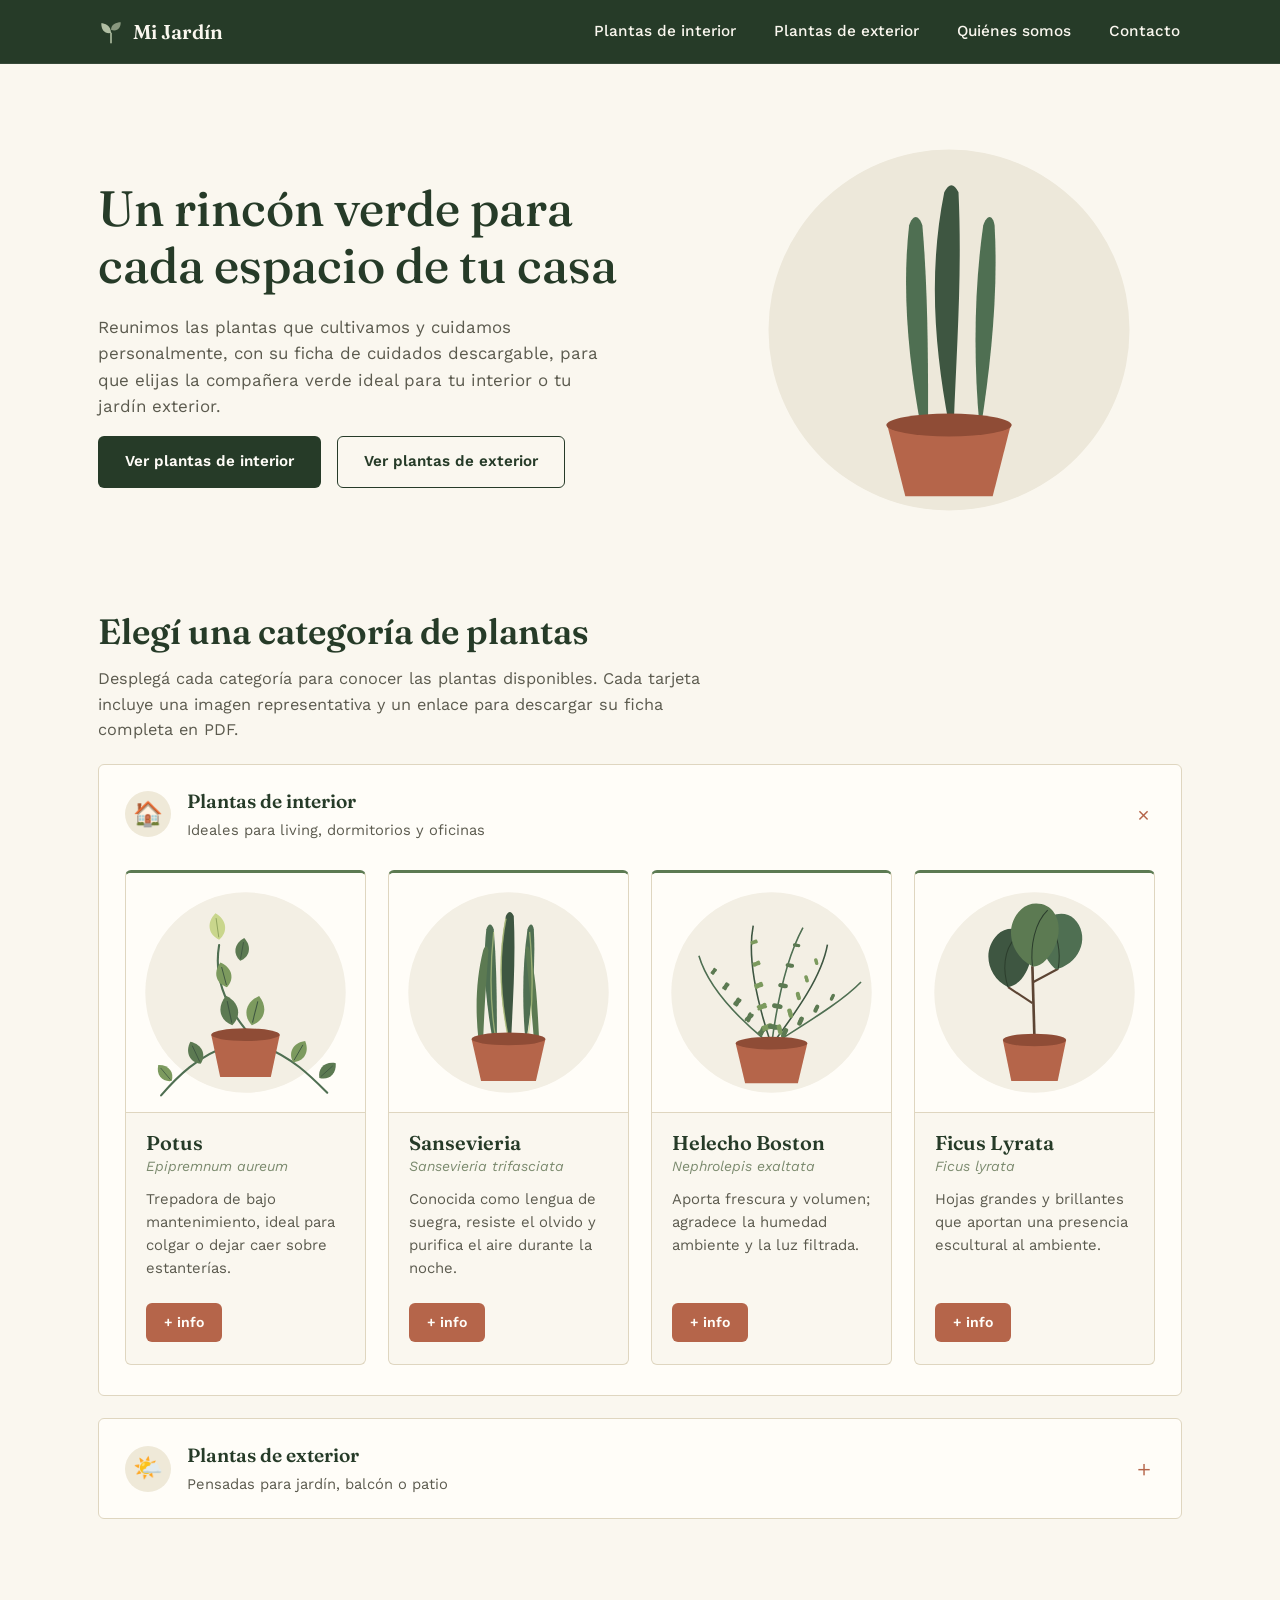
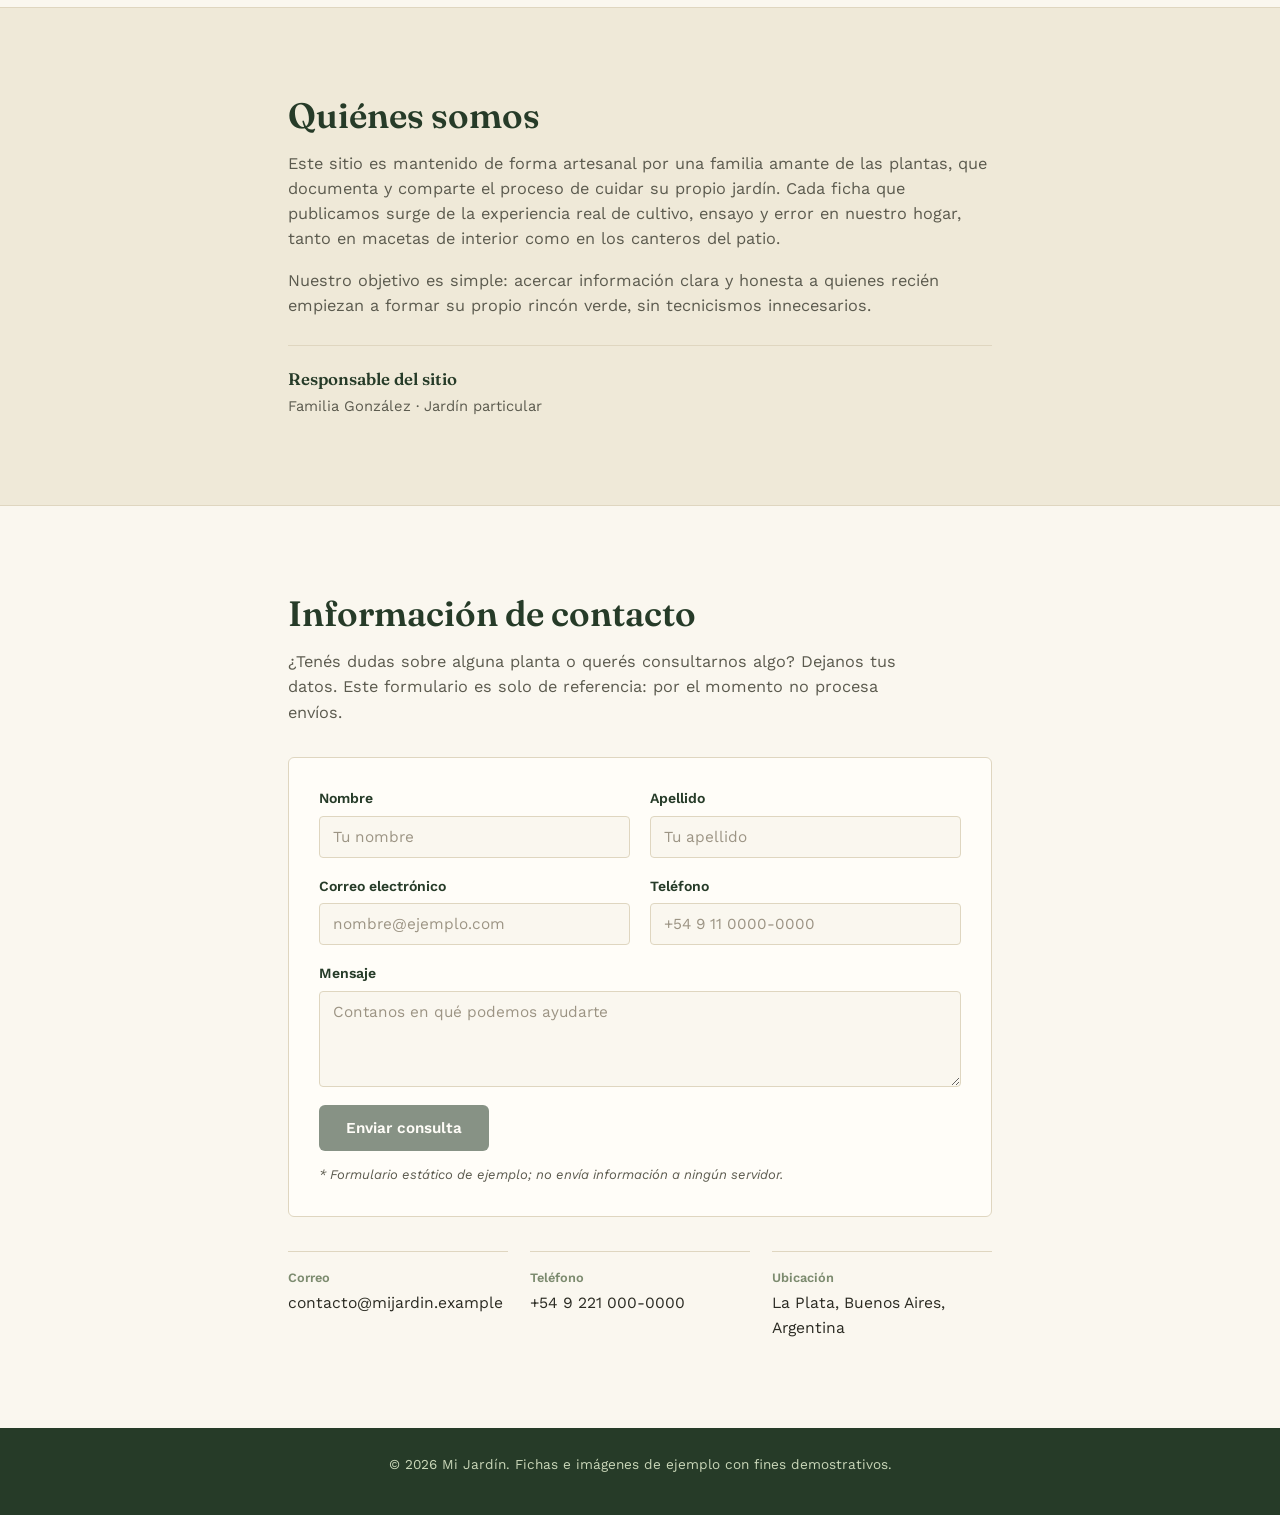
<file: IA 1/index.html>
<!DOCTYPE html>
<html lang="es">
<head>
<meta charset="UTF-8">
<meta name="viewport" content="width=device-width, initial-scale=1.0">
<title>Mi Jardín · Plantas de interior y exterior</title>
<meta name="description" content="Catálogo de plantas cultivadas en el jardín: fichas, cuidados e información de contacto.">
<link rel="preconnect" href="https://fonts.googleapis.com">
<link rel="preconnect" href="https://fonts.gstatic.com" crossorigin>
<link href="https://fonts.googleapis.com/css2?family=Fraunces:opsz,wght@9..144,400;9..144,500;9..144,600&family=Work+Sans:wght@400;500;600&display=swap" rel="stylesheet">
<link rel="stylesheet" href="estilosIA.css">
</head>
<body>

<header class="cabecera">
  <nav class="barra-navegacion" aria-label="Navegación principal">
    <a class="marca" href="#inicio">
      <span class="marca-icono" aria-hidden="true">
        <svg viewBox="0 0 48 48" width="26" height="26">
          <path d="M24 44V26" stroke="currentColor" stroke-width="2.5" fill="none" stroke-linecap="round"/>
          <path d="M24 26C24 12 12 8 6 8C6 20 12 28 24 26Z" fill="currentColor" opacity="0.85"/>
          <path d="M24 20C24 10 34 6 42 6C42 16 36 24 24 20Z" fill="currentColor" opacity="0.6"/>
        </svg>
      </span>
      Mi Jardín
    </a>
    <input type="checkbox" id="menu-toggle" class="menu-toggle-input">
    <label for="menu-toggle" class="menu-toggle-boton" aria-label="Abrir menú">
      <span></span><span></span><span></span>
    </label>
    <ul class="enlaces-navegacion">
      <li><a href="#plantas-interior">Plantas de interior</a></li>
      <li><a href="#plantas-exterior">Plantas de exterior</a></li>
      <li><a href="#quienes-somos">Quiénes somos</a></li>
      <li><a href="#contacto">Contacto</a></li>
    </ul>
  </nav>
</header>

<main>

  <!-- ===================== HERO / INICIO ===================== -->
  <section id="inicio" class="hero">
    <div class="hero-texto">
      <h1>Un rincón verde para cada espacio de tu casa</h1>
      <p class="hero-parrafo">
        Reunimos las plantas que cultivamos y cuidamos personalmente, con su ficha de
        cuidados descargable, para que elijas la compañera verde ideal para tu interior
        o tu jardín exterior.
      </p>
      <div class="hero-botones">
        <a href="#plantas-interior" class="boton boton-primario">Ver plantas de interior</a>
        <a href="#plantas-exterior" class="boton boton-secundario">Ver plantas de exterior</a>
      </div>
    </div>
    <div class="hero-imagen" aria-hidden="true">
      <svg viewBox="0 0 400 400" width="100%" height="100%">
        <circle cx="200" cy="200" r="190" fill="#EDE8DA"/>
        <path d="M200,300 C185,220 178,140 195,55 C200,45 205,45 210,55 C214,140 208,220 205,300 Z" fill="#3E5641"/>
        <path d="M170,300 C158,235 150,160 158,90 C162,78 168,78 172,90 C178,160 178,235 178,300 Z" fill="#4F6F52"/>
        <path d="M232,300 C226,235 226,160 236,90 C240,78 246,78 248,90 C252,160 244,235 234,300 Z" fill="#4F6F52"/>
        <path d="M135,300 L265,300 L246,375 L154,375 Z" fill="#B5654A"/>
        <ellipse cx="200" cy="300" rx="66" ry="12" fill="#8F4C36"/>
      </svg>
    </div>
  </section>

  <!-- ===================== PLANTAS ===================== -->
  <section id="plantas" class="seccion-plantas">
    <div class="contenedor">
      <h2>Elegí una categoría de plantas</h2>
      <p class="seccion-intro">
        Desplegá cada categoría para conocer las plantas disponibles. Cada tarjeta
        incluye una imagen representativa y un enlace para descargar su ficha completa en PDF.
      </p>

      <!-- ---- Categoría Interior ---- -->
      <details id="plantas-interior" class="categoria" open>
        <summary class="categoria-resumen">
          <span class="categoria-icono" aria-hidden="true">🏠</span>
          <span class="categoria-texto">
            <span class="categoria-titulo">Plantas de interior</span>
            <span class="categoria-subtitulo">Ideales para living, dormitorios y oficinas</span>
          </span>
          <span class="categoria-flecha" aria-hidden="true">＋</span>
        </summary>

        <div class="grilla-tarjetas">

          <article class="tarjeta-planta">
            <div class="tarjeta-imagen">
              <img src="imagenes/potus.svg" alt="Potus, planta trepadora de hojas acorazonadas" loading="lazy">
            </div>
            <div class="tarjeta-cuerpo">
              <h3>Potus</h3>
              <p class="tarjeta-cientifico">Epipremnum aureum</p>
              <p class="tarjeta-descripcion">Trepadora de bajo mantenimiento, ideal para colgar o dejar caer sobre estanterías.</p>
              <a class="boton-info" href="info/potus.pdf" download>+ info</a>
            </div>
          </article>

          <article class="tarjeta-planta">
            <div class="tarjeta-imagen">
              <img src="imagenes/sansevieria.svg" alt="Sansevieria, planta de hojas altas y erguidas" loading="lazy">
            </div>
            <div class="tarjeta-cuerpo">
              <h3>Sansevieria</h3>
              <p class="tarjeta-cientifico">Sansevieria trifasciata</p>
              <p class="tarjeta-descripcion">Conocida como lengua de suegra, resiste el olvido y purifica el aire durante la noche.</p>
              <a class="boton-info" href="info/sansevieria.pdf" download>+ info</a>
            </div>
          </article>

          <article class="tarjeta-planta">
            <div class="tarjeta-imagen">
              <img src="imagenes/helecho.svg" alt="Helecho Boston, planta de follaje frondoso y colgante" loading="lazy">
            </div>
            <div class="tarjeta-cuerpo">
              <h3>Helecho Boston</h3>
              <p class="tarjeta-cientifico">Nephrolepis exaltata</p>
              <p class="tarjeta-descripcion">Aporta frescura y volumen; agradece la humedad ambiente y la luz filtrada.</p>
              <a class="boton-info" href="info/helecho.pdf" download>+ info</a>
            </div>
          </article>

          <article class="tarjeta-planta">
            <div class="tarjeta-imagen">
              <img src="imagenes/ficus.svg" alt="Ficus Lyrata, planta de hojas grandes en forma de violín" loading="lazy">
            </div>
            <div class="tarjeta-cuerpo">
              <h3>Ficus Lyrata</h3>
              <p class="tarjeta-cientifico">Ficus lyrata</p>
              <p class="tarjeta-descripcion">Hojas grandes y brillantes que aportan una presencia escultural al ambiente.</p>
              <a class="boton-info" href="info/ficus.pdf" download>+ info</a>
            </div>
          </article>

        </div>
      </details>

      <!-- ---- Categoría Exterior ---- -->
      <details id="plantas-exterior" class="categoria">
        <summary class="categoria-resumen">
          <span class="categoria-icono" aria-hidden="true">🌤️</span>
          <span class="categoria-texto">
            <span class="categoria-titulo">Plantas de exterior</span>
            <span class="categoria-subtitulo">Pensadas para jardín, balcón o patio</span>
          </span>
          <span class="categoria-flecha" aria-hidden="true">＋</span>
        </summary>

        <div class="grilla-tarjetas">

          <article class="tarjeta-planta">
            <div class="tarjeta-imagen">
              <img src="imagenes/rosal.svg" alt="Rosal con flores rojas" loading="lazy">
            </div>
            <div class="tarjeta-cuerpo">
              <h3>Rosal</h3>
              <p class="tarjeta-cientifico">Rosa spp.</p>
              <p class="tarjeta-descripcion">El clásico del jardín; necesita sol pleno y riego regular en la base.</p>
              <a class="boton-info" href="info/rosal.pdf" download>+ info</a>
            </div>
          </article>

          <article class="tarjeta-planta">
            <div class="tarjeta-imagen">
              <img src="imagenes/lavanda.svg" alt="Lavanda con espigas de flores violetas" loading="lazy">
            </div>
            <div class="tarjeta-cuerpo">
              <h3>Lavanda</h3>
              <p class="tarjeta-cientifico">Lavandula angustifolia</p>
              <p class="tarjeta-descripcion">Aromática y resistente a la sequía; perfecta para bordes y macetas soleadas.</p>
              <a class="boton-info" href="info/lavanda.pdf" download>+ info</a>
            </div>
          </article>

          <article class="tarjeta-planta">
            <div class="tarjeta-imagen">
              <img src="imagenes/hortensia.svg" alt="Hortensia con flores agrupadas en tonos violáceos" loading="lazy">
            </div>
            <div class="tarjeta-cuerpo">
              <h3>Hortensia</h3>
              <p class="tarjeta-cientifico">Hydrangea macrophylla</p>
              <p class="tarjeta-descripcion">Grandes racimos de flores cuyo color varía según el pH del suelo.</p>
              <a class="boton-info" href="info/hortensia.pdf" download>+ info</a>
            </div>
          </article>

          <article class="tarjeta-planta">
            <div class="tarjeta-imagen">
              <img src="imagenes/geranio.svg" alt="Geranio con flores rosadas agrupadas" loading="lazy">
            </div>
            <div class="tarjeta-cuerpo">
              <h3>Geranio</h3>
              <p class="tarjeta-cientifico">Pelargonium spp.</p>
              <p class="tarjeta-descripcion">Floración abundante casi todo el año; ideal para balcones y ventanas.</p>
              <a class="boton-info" href="info/geranio.pdf" download>+ info</a>
            </div>
          </article>

        </div>
      </details>

    </div>
  </section>

  <!-- ===================== QUIÉNES SOMOS ===================== -->
  <section id="quienes-somos" class="seccion-alterna">
    <div class="contenedor contenedor-angosto">
      <h2>Quiénes somos</h2>
      <p>
        Este sitio es mantenido de forma artesanal por una familia amante de las plantas,
        que documenta y comparte el proceso de cuidar su propio jardín. Cada ficha que
        publicamos surge de la experiencia real de cultivo, ensayo y error en nuestro
        hogar, tanto en macetas de interior como en los canteros del patio.
      </p>
      <p>
        Nuestro objetivo es simple: acercar información clara y honesta a quienes recién
        empiezan a formar su propio rincón verde, sin tecnicismos innecesarios.
      </p>
      <div class="firma">
        <span class="firma-nombre">Responsable del sitio</span>
        <span class="firma-detalle">Familia González · Jardín particular</span>
      </div>
    </div>
  </section>

  <!-- ===================== CONTACTO ===================== -->
  <section id="contacto" class="seccion-contacto">
    <div class="contenedor contenedor-angosto">
      <h2>Información de contacto</h2>
      <p class="seccion-intro">
        ¿Tenés dudas sobre alguna planta o querés consultarnos algo? Dejanos tus datos.
        Este formulario es solo de referencia: por el momento no procesa envíos.
      </p>

      <form class="formulario-contacto" action="#" method="get">
        <div class="fila-formulario">
          <div class="campo">
            <label for="nombre">Nombre</label>
            <input type="text" id="nombre" name="nombre" placeholder="Tu nombre" autocomplete="given-name">
          </div>
          <div class="campo">
            <label for="apellido">Apellido</label>
            <input type="text" id="apellido" name="apellido" placeholder="Tu apellido" autocomplete="family-name">
          </div>
        </div>
        <div class="fila-formulario">
          <div class="campo">
            <label for="email">Correo electrónico</label>
            <input type="email" id="email" name="email" placeholder="nombre@ejemplo.com" autocomplete="email">
          </div>
          <div class="campo">
            <label for="telefono">Teléfono</label>
            <input type="tel" id="telefono" name="telefono" placeholder="+54 9 11 0000-0000" autocomplete="tel">
          </div>
        </div>
        <div class="campo campo-ancho">
          <label for="mensaje">Mensaje</label>
          <textarea id="mensaje" name="mensaje" rows="4" placeholder="Contanos en qué podemos ayudarte"></textarea>
        </div>
        <button type="button" class="boton boton-primario" disabled title="Formulario de ejemplo, sin envío real">
          Enviar consulta
        </button>
        <p class="nota-formulario">* Formulario estático de ejemplo; no envía información a ningún servidor.</p>
      </form>

      <div class="datos-directos">
        <div>
          <span class="dato-etiqueta">Correo</span>
          <span class="dato-valor">contacto@mijardin.example</span>
        </div>
        <div>
          <span class="dato-etiqueta">Teléfono</span>
          <span class="dato-valor">+54 9 221 000-0000</span>
        </div>
        <div>
          <span class="dato-etiqueta">Ubicación</span>
          <span class="dato-valor">La Plata, Buenos Aires, Argentina</span>
        </div>
      </div>
    </div>
  </section>

</main>

<footer class="pie">
  <p>© 2026 Mi Jardín. Fichas e imágenes de ejemplo con fines demostrativos.</p>
</footer>

</body>
</html>
</file>
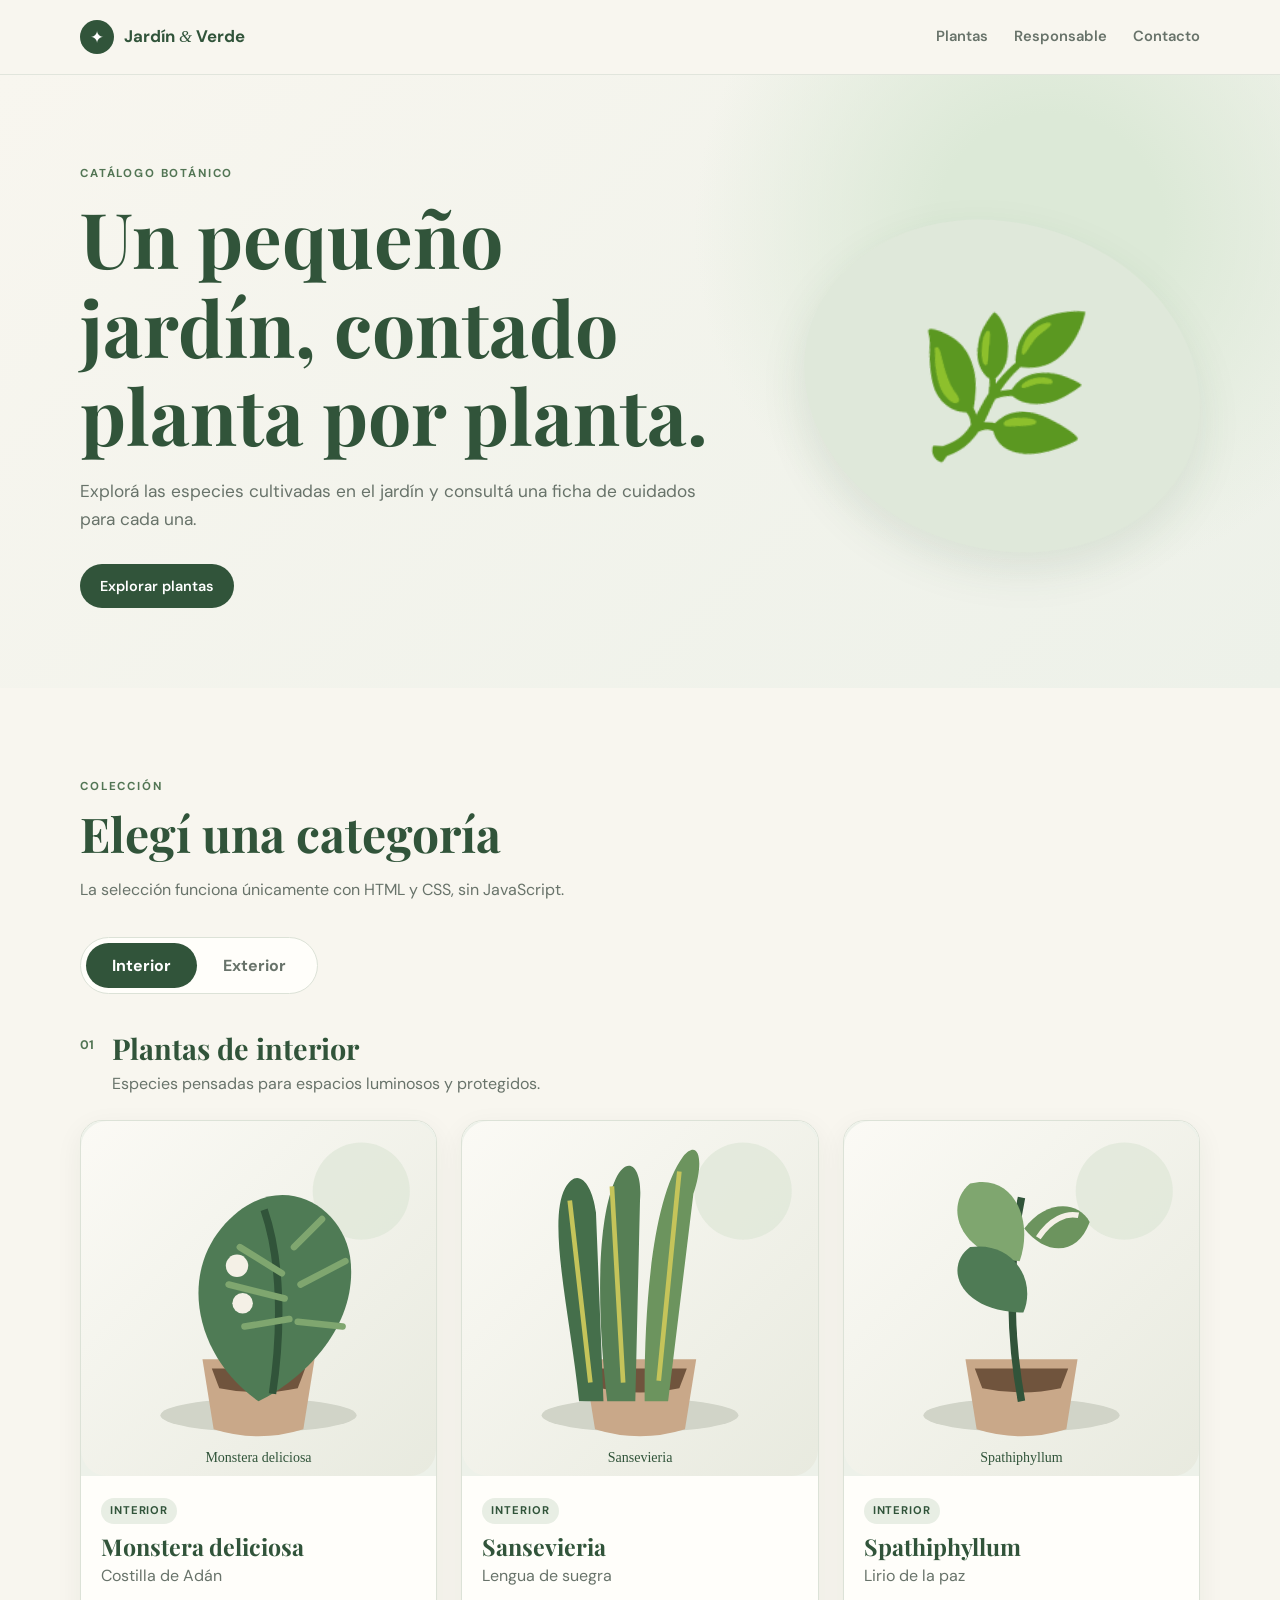
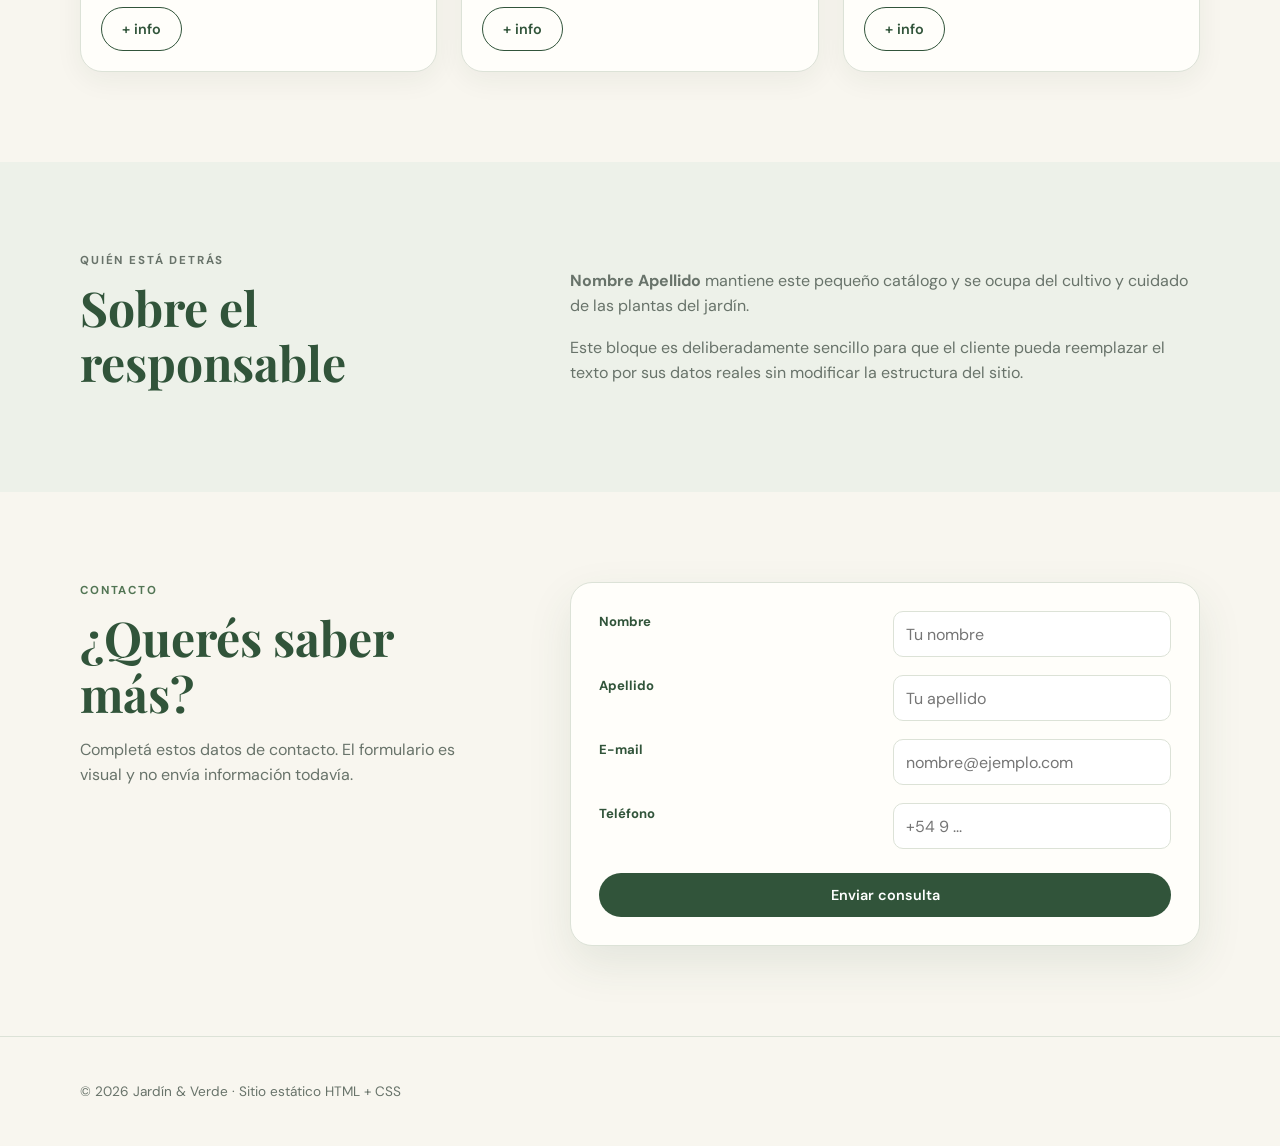
<file: IA 2/index.html>
<!doctype html>
<html lang="es">
<head>
  <meta charset="utf-8">
  <meta name="viewport" content="width=device-width, initial-scale=1">
  <meta name="description" content="Catálogo estático de plantas de interior y exterior.">
  <title>Jardín & Verde | Catálogo de plantas</title>
  <link rel="stylesheet" href="estilosIA.css">
</head>
<body>
  <header class="encabezado">
    <div class="contenedor barra">
      <a class="marca" href="#inicio" aria-label="Jardín y Verde, inicio">
        <span class="marca-icono">✦</span>
        <span>Jardín <em>&amp;</em> Verde</span>
      </a>
      <nav aria-label="Navegación principal">
        <a href="#plantas">Plantas</a>
        <a href="#responsable">Responsable</a>
        <a href="#contacto">Contacto</a>
      </nav>
    </div>
  </header>

  <main id="inicio">
    <section class="hero">
      <div class="contenedor hero-contenido">
        <div>
          <p class="eyebrow">CATÁLOGO BOTÁNICO</p>
          <h1>Un pequeño jardín, contado planta por planta.</h1>
          <p class="bajada">Explorá las especies cultivadas en el jardín y consultá una ficha de cuidados para cada una.</p>
          <a class="boton boton-principal" href="#plantas">Explorar plantas</a>
        </div>
        <div class="hero-ilustracion" aria-hidden="true">
          <span>🌿</span>
        </div>
      </div>
    </section>

    <section class="seccion" id="plantas">
      <div class="contenedor">
        <div class="encabezado-seccion">
          <p class="eyebrow">COLECCIÓN</p>
          <h2>Elegí una categoría</h2>
          <p>La selección funciona únicamente con HTML y CSS, sin JavaScript.</p>
        </div>

        <div class="categorias">
          <input type="radio" name="categoria" id="interior" checked>
          <input type="radio" name="categoria" id="exterior">
          <div class="selector" role="tablist" aria-label="Categoría de plantas">
            <label for="interior" role="tab">Interior</label>
            <label for="exterior" role="tab">Exterior</label>
          </div>

          <section class="plantas-panel panel-interior" aria-labelledby="interior">
            <div class="panel-titulo">
              <span>01</span>
              <div><h3>Plantas de interior</h3><p>Especies pensadas para espacios luminosos y protegidos.</p></div>
            </div>
            <div class="grid-plantas">
              <article class="tarjeta">
                <img src="imágenes/monstera-deliciosa.svg" alt="Ilustración de Monstera deliciosa">
                <div class="tarjeta-cuerpo"><span class="etiqueta">Interior</span><h4>Monstera deliciosa</h4><p>Costilla de Adán</p><a class="boton boton-info" href="info/monstera-deliciosa.pdf" download>+ info</a></div>
              </article>
              <article class="tarjeta">
                <img src="imágenes/sansevieria.svg" alt="Ilustración de Sansevieria">
                <div class="tarjeta-cuerpo"><span class="etiqueta">Interior</span><h4>Sansevieria</h4><p>Lengua de suegra</p><a class="boton boton-info" href="info/sansevieria.pdf" download>+ info</a></div>
              </article>
              <article class="tarjeta">
                <img src="imágenes/spathiphyllum.svg" alt="Ilustración de Spathiphyllum">
                <div class="tarjeta-cuerpo"><span class="etiqueta">Interior</span><h4>Spathiphyllum</h4><p>Lirio de la paz</p><a class="boton boton-info" href="info/spathiphyllum.pdf" download>+ info</a></div>
              </article>
            </div>
          </section>

          <section class="plantas-panel panel-exterior" aria-labelledby="exterior">
            <div class="panel-titulo">
              <span>02</span>
              <div><h3>Plantas de exterior</h3><p>Especies para patios, balcones y sectores de jardín.</p></div>
            </div>
            <div class="grid-plantas">
              <article class="tarjeta">
                <img src="imágenes/lavanda.svg" alt="Ilustración de Lavanda">
                <div class="tarjeta-cuerpo"><span class="etiqueta">Exterior</span><h4>Lavandula</h4><p>Lavanda</p><a class="boton boton-info" href="info/lavanda.pdf" download>+ info</a></div>
              </article>
              <article class="tarjeta">
                <img src="imágenes/romero.svg" alt="Ilustración de Romero">
                <div class="tarjeta-cuerpo"><span class="etiqueta">Exterior</span><h4>Salvia rosmarinus</h4><p>Romero</p><a class="boton boton-info" href="info/romero.pdf" download>+ info</a></div>
              </article>
              <article class="tarjeta">
                <img src="imágenes/hibisco.svg" alt="Ilustración de Hibisco">
                <div class="tarjeta-cuerpo"><span class="etiqueta">Exterior</span><h4>Hibiscus</h4><p>Hibisco</p><a class="boton boton-info" href="info/hibisco.pdf" download>+ info</a></div>
              </article>
            </div>
          </section>
        </div>
      </div>
    </section>

    <section class="seccion seccion-suave" id="responsable">
      <div class="contenedor dos-columnas">
        <div><p class="eyebrow">QUIÉN ESTÁ DETRÁS</p><h2>Sobre el responsable</h2></div>
        <div><p><strong>Nombre Apellido</strong> mantiene este pequeño catálogo y se ocupa del cultivo y cuidado de las plantas del jardín.</p><p>Este bloque es deliberadamente sencillo para que el cliente pueda reemplazar el texto por sus datos reales sin modificar la estructura del sitio.</p></div>
      </div>
    </section>

    <section class="seccion" id="contacto">
      <div class="contenedor contacto">
        <div><p class="eyebrow">CONTACTO</p><h2>¿Querés saber más?</h2><p>Completá estos datos de contacto. El formulario es visual y no envía información todavía.</p></div>
        <form class="formulario" action="#" method="post">
          <label for="nombre">Nombre</label><input id="nombre" name="nombre" type="text" placeholder="Tu nombre">
          <label for="apellido">Apellido</label><input id="apellido" name="apellido" type="text" placeholder="Tu apellido">
          <label for="email">E-mail</label><input id="email" name="email" type="email" placeholder="nombre@ejemplo.com">
          <label for="telefono">Teléfono</label><input id="telefono" name="telefono" type="tel" placeholder="+54 9 ...">
          <button class="boton boton-principal" type="submit">Enviar consulta</button>
        </form>
      </div>
    </section>
  </main>

  <footer><div class="contenedor"><p>© 2026 Jardín &amp; Verde · Sitio estático HTML + CSS</p></div></footer>
</body>
</html>
</file>
<file: IA 1/estilosIA.css>
/* =========================================================
   MI JARDÍN — hoja de estilos
   Paleta: verdes de follaje, arcilla y crema cálida.
   Tipografía: Fraunces (titulares) + Work Sans (texto).
   ========================================================= */

:root {
  --verde-oscuro: #263B28;
  --verde: #3E5641;
  --verde-medio: #5C7A52;
  --verde-suave: #7C8B6F;
  --verde-claro: #C9D6B8;

  --arcilla: #B5654A;
  --arcilla-oscura: #8F4C36;
  --arcilla-clara: #E7C3AE;

  --crema: #FAF7EF;
  --crema-alt: #EFE9D8;
  --borde: #DFD6C0;

  --texto: #2B2B23;
  --texto-suave: #5B5A4E;
  --blanco: #FFFDF8;

  --fuente-display: "Fraunces", "Iowan Old Style", "Georgia", serif;
  --fuente-cuerpo: "Work Sans", "Segoe UI", sans-serif;

  --radio: 6px;
  --contenedor-ancho: 1140px;
  --sombra-tarjeta: 0 1px 2px rgba(38, 59, 40, 0.06);
}

/* ---------- Reset básico ---------- */
* { box-sizing: border-box; }
html { scroll-behavior: smooth; }

body {
  margin: 0;
  font-family: var(--fuente-cuerpo);
  color: var(--texto);
  background: var(--crema);
  line-height: 1.55;
  -webkit-font-smoothing: antialiased;
}

img { max-width: 100%; display: block; }

h1, h2, h3 {
  font-family: var(--fuente-display);
  color: var(--verde-oscuro);
  margin: 0 0 0.4em 0;
  font-weight: 600;
  line-height: 1.15;
}

h1 { font-size: clamp(2.1rem, 4vw, 3.1rem); font-weight: 500; }
h2 { font-size: clamp(1.6rem, 3vw, 2.2rem); }
h3 { font-size: 1.25rem; font-weight: 600; }

p { margin: 0 0 1em 0; }

a { color: inherit; }

.contenedor {
  max-width: var(--contenedor-ancho);
  margin: 0 auto;
  padding: 0 28px;
}

.contenedor-angosto {
  max-width: 760px;
}

section { padding: 88px 0; }

/* Foco de teclado visible en toda la página */
a:focus-visible,
button:focus-visible,
input:focus-visible,
textarea:focus-visible,
summary:focus-visible {
  outline: 2px solid var(--arcilla);
  outline-offset: 3px;
}

/* ---------- Botones ---------- */
.boton {
  display: inline-block;
  padding: 13px 26px;
  border-radius: var(--radio);
  font-family: var(--fuente-cuerpo);
  font-weight: 600;
  font-size: 0.95rem;
  text-decoration: none;
  border: 1.5px solid transparent;
  cursor: pointer;
  transition: background-color 0.15s ease, color 0.15s ease, border-color 0.15s ease;
}

.boton-primario {
  background: var(--verde-oscuro);
  color: var(--blanco);
}
.boton-primario:hover { background: var(--verde); }
.boton-primario:disabled {
  opacity: 0.55;
  cursor: not-allowed;
}
.boton-primario:disabled:hover { background: var(--verde-oscuro); }

.boton-secundario {
  background: transparent;
  color: var(--verde-oscuro);
  border-color: var(--verde-oscuro);
}
.boton-secundario:hover {
  background: var(--verde-oscuro);
  color: var(--blanco);
}

/* =========================================================
   CABECERA / NAVEGACIÓN
   ========================================================= */
.cabecera {
  position: sticky;
  top: 0;
  z-index: 50;
  background: var(--verde-oscuro);
  border-bottom: 1px solid rgba(255, 255, 255, 0.08);
}

.barra-navegacion {
  max-width: var(--contenedor-ancho);
  margin: 0 auto;
  padding: 16px 28px;
  display: flex;
  align-items: center;
  justify-content: space-between;
  position: relative;
}

.marca {
  display: flex;
  align-items: center;
  gap: 9px;
  font-family: var(--fuente-display);
  font-size: 1.25rem;
  font-weight: 600;
  color: var(--crema);
  text-decoration: none;
}
.marca-icono { color: var(--verde-claro); display: inline-flex; }

.enlaces-navegacion {
  list-style: none;
  display: flex;
  gap: 34px;
  margin: 0;
  padding: 0;
}

.enlaces-navegacion a {
  color: var(--crema);
  text-decoration: none;
  font-size: 0.96rem;
  font-weight: 500;
  padding: 6px 2px;
  border-bottom: 1.5px solid transparent;
  transition: border-color 0.15s ease, opacity 0.15s ease;
}
.enlaces-navegacion a:hover {
  border-bottom-color: var(--arcilla-clara);
}

.menu-toggle-input { display: none; }
.menu-toggle-boton {
  display: none;
  flex-direction: column;
  justify-content: center;
  gap: 5px;
  width: 34px;
  height: 34px;
  cursor: pointer;
}
.menu-toggle-boton span {
  display: block;
  height: 2px;
  background: var(--crema);
  border-radius: 2px;
}

/* =========================================================
   HERO
   ========================================================= */
.hero {
  display: grid;
  grid-template-columns: 1.1fr 0.9fr;
  align-items: center;
  gap: 48px;
  max-width: var(--contenedor-ancho);
  margin: 76px auto 64px;
  padding: 0 28px;
  background: none;
}

.hero-texto { max-width: 560px; }

.hero-parrafo {
  color: var(--texto-suave);
  font-size: 1.06rem;
  max-width: 46ch;
}

.hero-botones {
  display: flex;
  gap: 16px;
  flex-wrap: wrap;
  margin-top: 8px;
}

.hero-imagen {
  width: 100%;
  max-width: 380px;
  margin: 0 auto;
}

/* =========================================================
   SECCIÓN PLANTAS
   ========================================================= */
.seccion-plantas { padding-top: 20px; }

.seccion-intro {
  color: var(--texto-suave);
  max-width: 62ch;
  font-size: 1.02rem;
}

/* ---- acordeón de categorías (details/summary, 100% estático) ---- */
.categoria {
  background: var(--blanco);
  border: 1px solid var(--borde);
  border-radius: var(--radio);
  margin-top: 22px;
  overflow: hidden;
}

.categoria-resumen {
  list-style: none;
  display: flex;
  align-items: center;
  gap: 16px;
  padding: 22px 26px;
  cursor: pointer;
  user-select: none;
}
.categoria-resumen::-webkit-details-marker { display: none; }

.categoria-icono {
  font-size: 1.5rem;
  width: 46px;
  height: 46px;
  flex-shrink: 0;
  border-radius: 50%;
  background: var(--crema-alt);
  display: flex;
  align-items: center;
  justify-content: center;
}

.categoria-texto { flex: 1; display: flex; flex-direction: column; gap: 2px; }
.categoria-titulo {
  font-family: var(--fuente-display);
  font-size: 1.2rem;
  color: var(--verde-oscuro);
  font-weight: 600;
}
.categoria-subtitulo {
  font-size: 0.92rem;
  color: var(--texto-suave);
}

.categoria-flecha {
  font-size: 1.4rem;
  color: var(--arcilla);
  font-family: var(--fuente-display);
  transition: transform 0.2s ease;
  flex-shrink: 0;
}
.categoria[open] > .categoria-resumen .categoria-flecha,
.categoria:target > .categoria-resumen .categoria-flecha {
  transform: rotate(45deg);
}

/* Truco 100% CSS: si se navega directo a #plantas-interior o
   #plantas-exterior desde el menú, la categoría se despliega
   aunque no tenga el atributo "open". */
.categoria:target > .grilla-tarjetas {
  display: grid !important;
}

.grilla-tarjetas {
  display: grid;
  grid-template-columns: repeat(auto-fill, minmax(240px, 1fr));
  gap: 22px;
  padding: 6px 26px 30px;
}

.tarjeta-planta {
  background: var(--crema);
  border: 1px solid var(--borde);
  border-radius: var(--radio);
  overflow: hidden;
  display: flex;
  flex-direction: column;
  transition: border-color 0.15s ease, transform 0.15s ease;
}
.tarjeta-planta:hover {
  border-color: var(--verde-medio);
  transform: translateY(-2px);
}

#plantas-interior .tarjeta-planta { border-top: 3px solid var(--verde-medio); }
#plantas-exterior .tarjeta-planta { border-top: 3px solid var(--arcilla); }

.tarjeta-imagen {
  background: var(--blanco);
  padding: 14px;
  border-bottom: 1px solid var(--borde);
}
.tarjeta-imagen img { width: 100%; height: auto; aspect-ratio: 1 / 1; object-fit: contain; }

.tarjeta-cuerpo {
  padding: 18px 20px 22px;
  display: flex;
  flex-direction: column;
  flex: 1;
}

.tarjeta-cuerpo h3 { margin-bottom: 2px; }

.tarjeta-cientifico {
  font-style: italic;
  color: var(--verde-suave);
  font-size: 0.88rem;
  margin-bottom: 10px;
}

.tarjeta-descripcion {
  color: var(--texto-suave);
  font-size: 0.93rem;
  flex: 1;
}

.boton-info {
  align-self: flex-start;
  margin-top: 8px;
  padding: 9px 18px;
  border-radius: var(--radio);
  background: var(--arcilla);
  color: var(--blanco);
  text-decoration: none;
  font-weight: 600;
  font-size: 0.88rem;
  transition: background-color 0.15s ease;
}
.boton-info:hover { background: var(--arcilla-oscura); }

/* =========================================================
   QUIÉNES SOMOS
   ========================================================= */
.seccion-alterna {
  background: var(--crema-alt);
  border-top: 1px solid var(--borde);
  border-bottom: 1px solid var(--borde);
}

.seccion-alterna p { color: var(--texto-suave); font-size: 1.02rem; }

.firma {
  margin-top: 26px;
  padding-top: 20px;
  border-top: 1px solid var(--borde);
  display: flex;
  flex-direction: column;
  gap: 3px;
}
.firma-nombre {
  font-family: var(--fuente-display);
  color: var(--verde-oscuro);
  font-size: 1.05rem;
  font-weight: 600;
}
.firma-detalle { color: var(--texto-suave); font-size: 0.92rem; }

/* =========================================================
   CONTACTO
   ========================================================= */
.formulario-contacto {
  margin-top: 32px;
  background: var(--blanco);
  border: 1px solid var(--borde);
  border-radius: var(--radio);
  padding: 30px;
}

.fila-formulario {
  display: grid;
  grid-template-columns: 1fr 1fr;
  gap: 20px;
  margin-bottom: 18px;
}

.campo { display: flex; flex-direction: column; gap: 6px; margin-bottom: 18px; }
.fila-formulario .campo { margin-bottom: 0; }
.campo-ancho { grid-column: 1 / -1; }

.campo label {
  font-size: 0.88rem;
  font-weight: 600;
  color: var(--verde-oscuro);
}

.campo input,
.campo textarea {
  font-family: var(--fuente-cuerpo);
  font-size: 0.96rem;
  padding: 11px 13px;
  border: 1px solid var(--borde);
  border-radius: 4px;
  background: var(--crema);
  color: var(--texto);
  resize: vertical;
}
.campo input::placeholder,
.campo textarea::placeholder { color: #9C9484; }

.nota-formulario {
  margin: 14px 0 0;
  font-size: 0.82rem;
  color: var(--texto-suave);
  font-style: italic;
}

.datos-directos {
  margin-top: 34px;
  display: grid;
  grid-template-columns: repeat(3, 1fr);
  gap: 22px;
}
.datos-directos > div {
  display: flex;
  flex-direction: column;
  gap: 4px;
  padding: 16px 0 0;
  border-top: 1px solid var(--borde);
}
.dato-etiqueta {
  font-size: 0.8rem;
  color: var(--verde-suave);
  font-weight: 600;
}
.dato-valor { font-size: 0.98rem; color: var(--texto); }

/* =========================================================
   PIE DE PÁGINA
   ========================================================= */
.pie {
  background: var(--verde-oscuro);
  color: var(--verde-claro);
  text-align: center;
  padding: 26px 20px;
  font-size: 0.85rem;
}

/* =========================================================
   RESPONSIVE
   ========================================================= */
@media (max-width: 860px) {
  .hero {
    grid-template-columns: 1fr;
    text-align: left;
    margin-top: 40px;
  }
  .hero-imagen { max-width: 280px; margin: 0; order: -1; }
  .fila-formulario { grid-template-columns: 1fr; }
  .datos-directos { grid-template-columns: 1fr; }
  section { padding: 60px 0; }
}

@media (max-width: 700px) {
  .menu-toggle-boton { display: flex; }

  .enlaces-navegacion {
    position: absolute;
    top: 100%;
    left: 0;
    right: 0;
    flex-direction: column;
    gap: 0;
    background: var(--verde-oscuro);
    max-height: 0;
    overflow: hidden;
    transition: max-height 0.25s ease;
  }
  .enlaces-navegacion a {
    display: block;
    padding: 16px 28px;
    border-bottom: 1px solid rgba(255, 255, 255, 0.08);
  }
  .menu-toggle-input:checked ~ .enlaces-navegacion {
    max-height: 320px;
  }

  .categoria-resumen { padding: 18px; gap: 12px; }
  .categoria-subtitulo { display: none; }
  .grilla-tarjetas {
    grid-template-columns: 1fr 1fr;
    padding: 6px 18px 24px;
    gap: 14px;
  }
}

@media (max-width: 480px) {
  .grilla-tarjetas { grid-template-columns: 1fr; }
  .contenedor, .barra-navegacion { padding-left: 18px; padding-right: 18px; }
  .formulario-contacto { padding: 20px; }
}

/* Respeta la preferencia de reducción de movimiento */
@media (prefers-reduced-motion: reduce) {
  html { scroll-behavior: auto; }
  * { transition: none !important; }
}
</file>
<file: IA 2/estilosIA.css>
@import url('https://fonts.googleapis.com/css2?family=DM+Sans:wght@400;500;600;700&family=Playfair+Display:wght@500;600&display=swap');

:root{
  --verde:#31543a; --verde-2:#527554; --verde-suave:#e8eee4;
  --crema:#f8f6ef; --papel:#fffefa; --tinta:#26332a; --muted:#68736a;
  --borde:#dce2d7; --sombra:0 18px 45px rgba(49,84,58,.10);
}
*{box-sizing:border-box}
html{scroll-behavior:smooth}
body{margin:0;background:var(--crema);color:var(--tinta);font-family:"DM Sans",system-ui,sans-serif;line-height:1.6}
a{color:inherit}
.contenedor{width:min(1120px,calc(100% - 40px));margin:auto}
.encabezado{position:sticky;top:0;z-index:10;background:rgba(248,246,239,.92);backdrop-filter:blur(12px);border-bottom:1px solid rgba(220,226,215,.8)}
.barra{min-height:74px;display:flex;align-items:center;justify-content:space-between;gap:24px}
.marca{display:flex;align-items:center;gap:10px;text-decoration:none;font-weight:700;font-size:1.05rem;color:var(--verde)}
.marca em{font-family:Georgia,serif;font-weight:400}
.marca-icono{display:grid;place-items:center;width:34px;height:34px;border-radius:50%;background:var(--verde);color:white}
nav{display:flex;gap:26px}
nav a{text-decoration:none;font-size:.92rem;color:var(--muted);font-weight:600}
nav a:hover{color:var(--verde)}
.hero{padding:90px 0 80px;background:radial-gradient(circle at 82% 25%,#dce9d7 0 10%,transparent 31%),linear-gradient(135deg,#f8f6ef,#edf1e9)}
.hero-contenido{display:grid;grid-template-columns:1.25fr .75fr;align-items:center;gap:60px}
.eyebrow{letter-spacing:.16em;font-size:.72rem;font-weight:700;color:var(--verde-2);margin:0 0 10px}
h1,h2,h3,h4{font-family:"Playfair Display",Georgia,serif;line-height:1.15;color:var(--verde);margin-top:0}
h1{font-size:clamp(2.6rem,6vw,5rem);max-width:760px;margin-bottom:20px}
h2{font-size:clamp(2rem,4vw,3rem);margin-bottom:10px}
.bajada{font-size:1.08rem;color:var(--muted);max-width:650px;margin-bottom:30px}
.hero-ilustracion{min-height:330px;display:grid;place-items:center;border-radius:45% 55% 45% 55%;background:#dfe8da;box-shadow:var(--sombra);font-size:9rem;transform:rotate(4deg)}
.boton{display:inline-flex;align-items:center;justify-content:center;min-height:44px;padding:0 20px;border-radius:999px;text-decoration:none;border:0;font:600 .9rem "DM Sans",sans-serif;cursor:pointer}
.boton-principal{background:var(--verde);color:#fff}
.boton-principal:hover{background:#243f2b}
.seccion{padding:90px 0}
.seccion-suave{background:#edf1e9}
.encabezado-seccion{margin-bottom:34px}
.encabezado-seccion>p:last-child{color:var(--muted)}
.categorias>input{position:absolute;opacity:0;pointer-events:none}
.selector{display:inline-flex;padding:5px;border:1px solid var(--borde);background:var(--papel);border-radius:999px;margin-bottom:38px}
.selector label{padding:10px 26px;border-radius:999px;color:var(--muted);font-weight:700;cursor:pointer}
#interior:checked~.selector label[for=interior],#exterior:checked~.selector label[for=exterior]{background:var(--verde);color:white}
.plantas-panel{display:none}
#interior:checked~.panel-interior,#exterior:checked~.panel-exterior{display:block}
.panel-titulo{display:flex;gap:18px;align-items:flex-start;margin-bottom:24px}
.panel-titulo>span{font-size:.78rem;font-weight:700;color:var(--verde-2);padding-top:4px}
.panel-titulo h3{font-size:1.8rem;margin-bottom:5px}
.panel-titulo p{margin:0;color:var(--muted)}
.grid-plantas{display:grid;grid-template-columns:repeat(3,1fr);gap:24px}
.tarjeta{background:var(--papel);border:1px solid var(--borde);border-radius:22px;overflow:hidden;box-shadow:0 8px 28px rgba(38,51,42,.06);transition:transform .2s ease,box-shadow .2s ease}
.tarjeta:hover{transform:translateY(-5px);box-shadow:var(--sombra)}
.tarjeta img{display:block;width:100%;aspect-ratio:1/1;object-fit:cover;background:#edf1e9}
.tarjeta-cuerpo{padding:20px}
.etiqueta{display:inline-block;background:var(--verde-suave);color:var(--verde);font-size:.7rem;font-weight:700;text-transform:uppercase;letter-spacing:.08em;padding:4px 9px;border-radius:999px;margin-bottom:10px}
.tarjeta h4{font-size:1.45rem;margin-bottom:2px}
.tarjeta p{color:var(--muted);margin:0 0 18px}
.boton-info{border:1px solid var(--verde);color:var(--verde);background:transparent}
.boton-info:hover{background:var(--verde);color:white}
.dos-columnas,.contacto{display:grid;grid-template-columns:.8fr 1.2fr;gap:70px;align-items:start}
.dos-columnas p,.contacto>div>p:last-child{color:var(--muted)}
.formulario{display:grid;grid-template-columns:1fr 1fr;gap:10px 16px;background:var(--papel);border:1px solid var(--borde);padding:28px;border-radius:22px;box-shadow:var(--sombra)}
.formulario label{font-size:.82rem;font-weight:700;color:var(--verde)}
.formulario input{width:100%;height:46px;border:1px solid var(--borde);border-radius:10px;padding:0 12px;background:#fff;font:inherit;color:var(--tinta);margin-bottom:8px}
.formulario input:focus{outline:2px solid #b8cdb8;border-color:var(--verde)}
.formulario button{grid-column:1/-1;margin-top:6px}
footer{padding:30px 0;border-top:1px solid var(--borde);color:var(--muted);font-size:.85rem}
@media (max-width:800px){
  .barra{min-height:66px}.barra nav{gap:14px}.barra nav a{font-size:.8rem}
  .hero{padding:65px 0}.hero-contenido,.dos-columnas,.contacto{grid-template-columns:1fr;gap:36px}
  .hero-ilustracion{min-height:220px;font-size:6rem}
  .grid-plantas{grid-template-columns:1fr 1fr}
}
@media (max-width:560px){
  .contenedor{width:min(100% - 28px,1120px)}
  .barra{align-items:flex-start;padding:15px 0;flex-direction:column;gap:8px}
  nav{width:100%;justify-content:space-between}
  .selector{display:flex;width:100%}.selector label{flex:1;text-align:center;padding:10px 8px}
  .grid-plantas{grid-template-columns:1fr}
  .formulario{grid-template-columns:1fr}
  .formulario button{grid-column:auto}
  .seccion{padding:65px 0}
}
</file>
